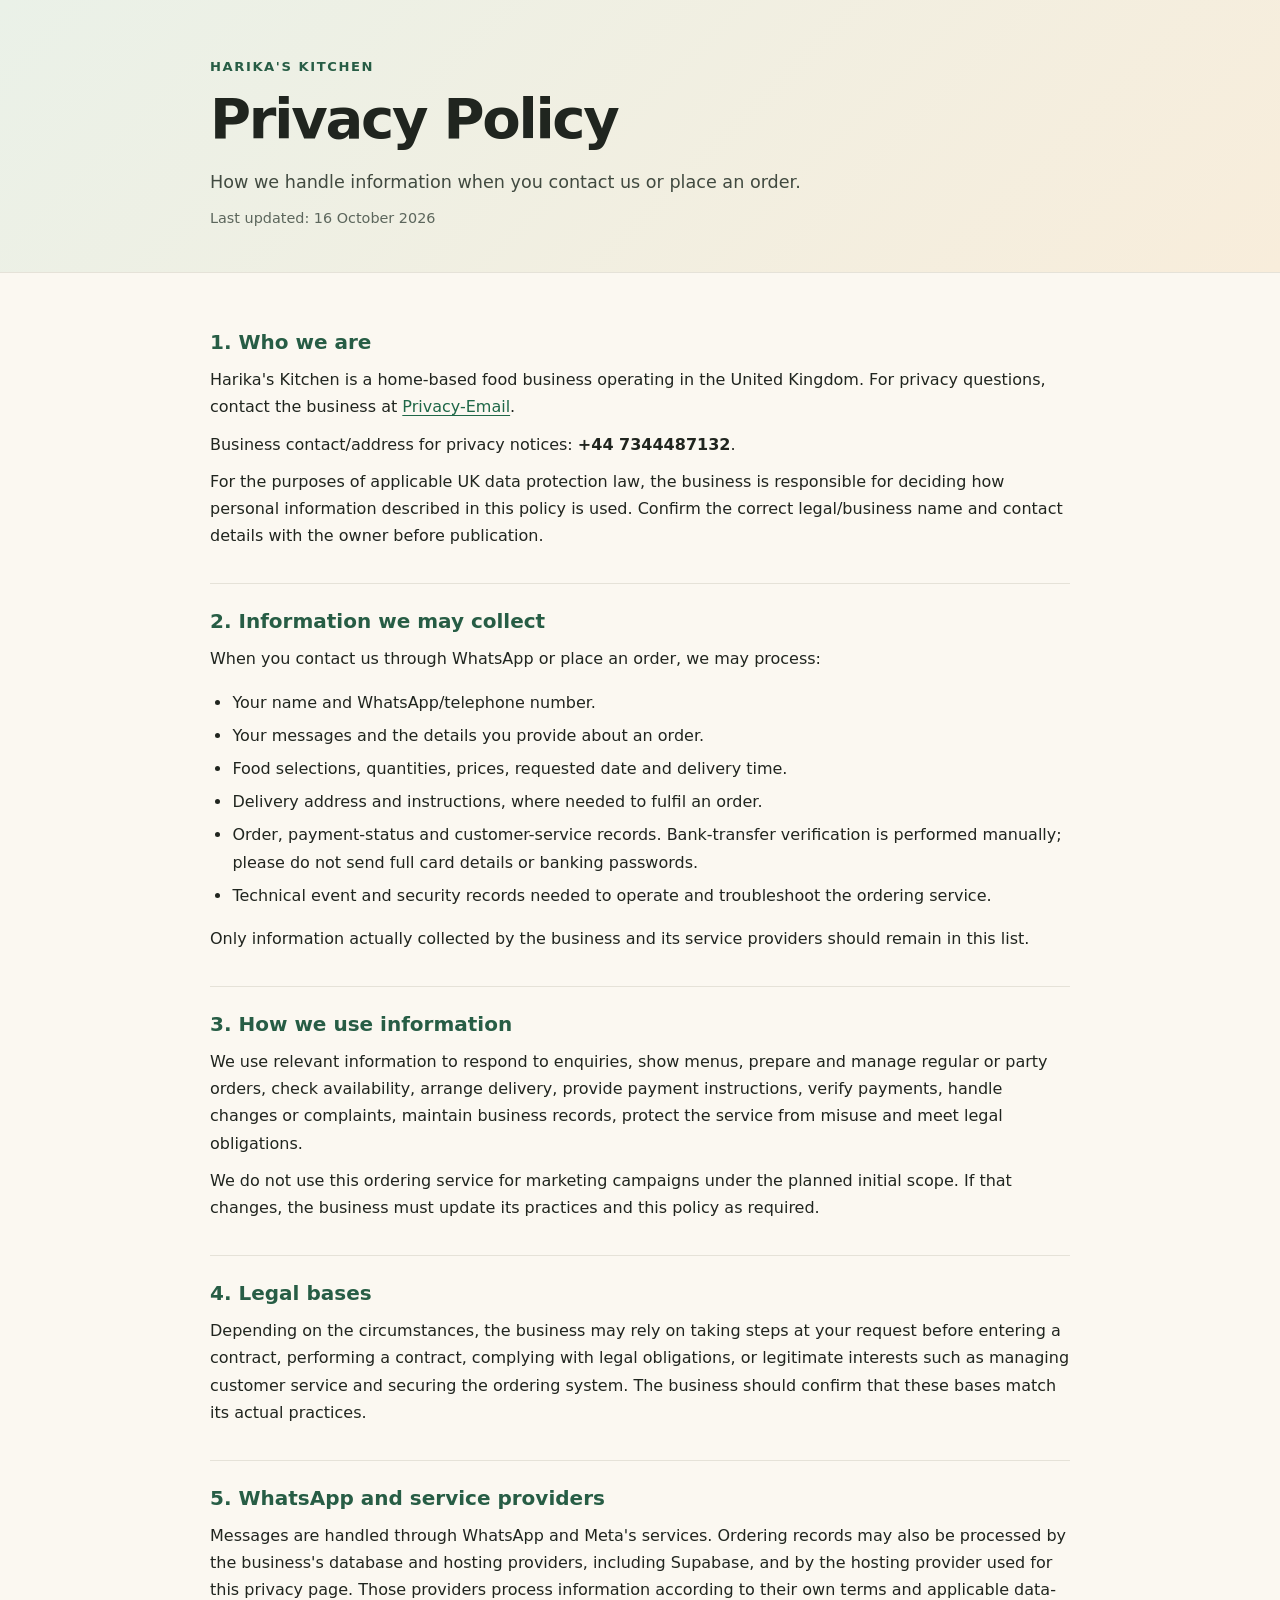
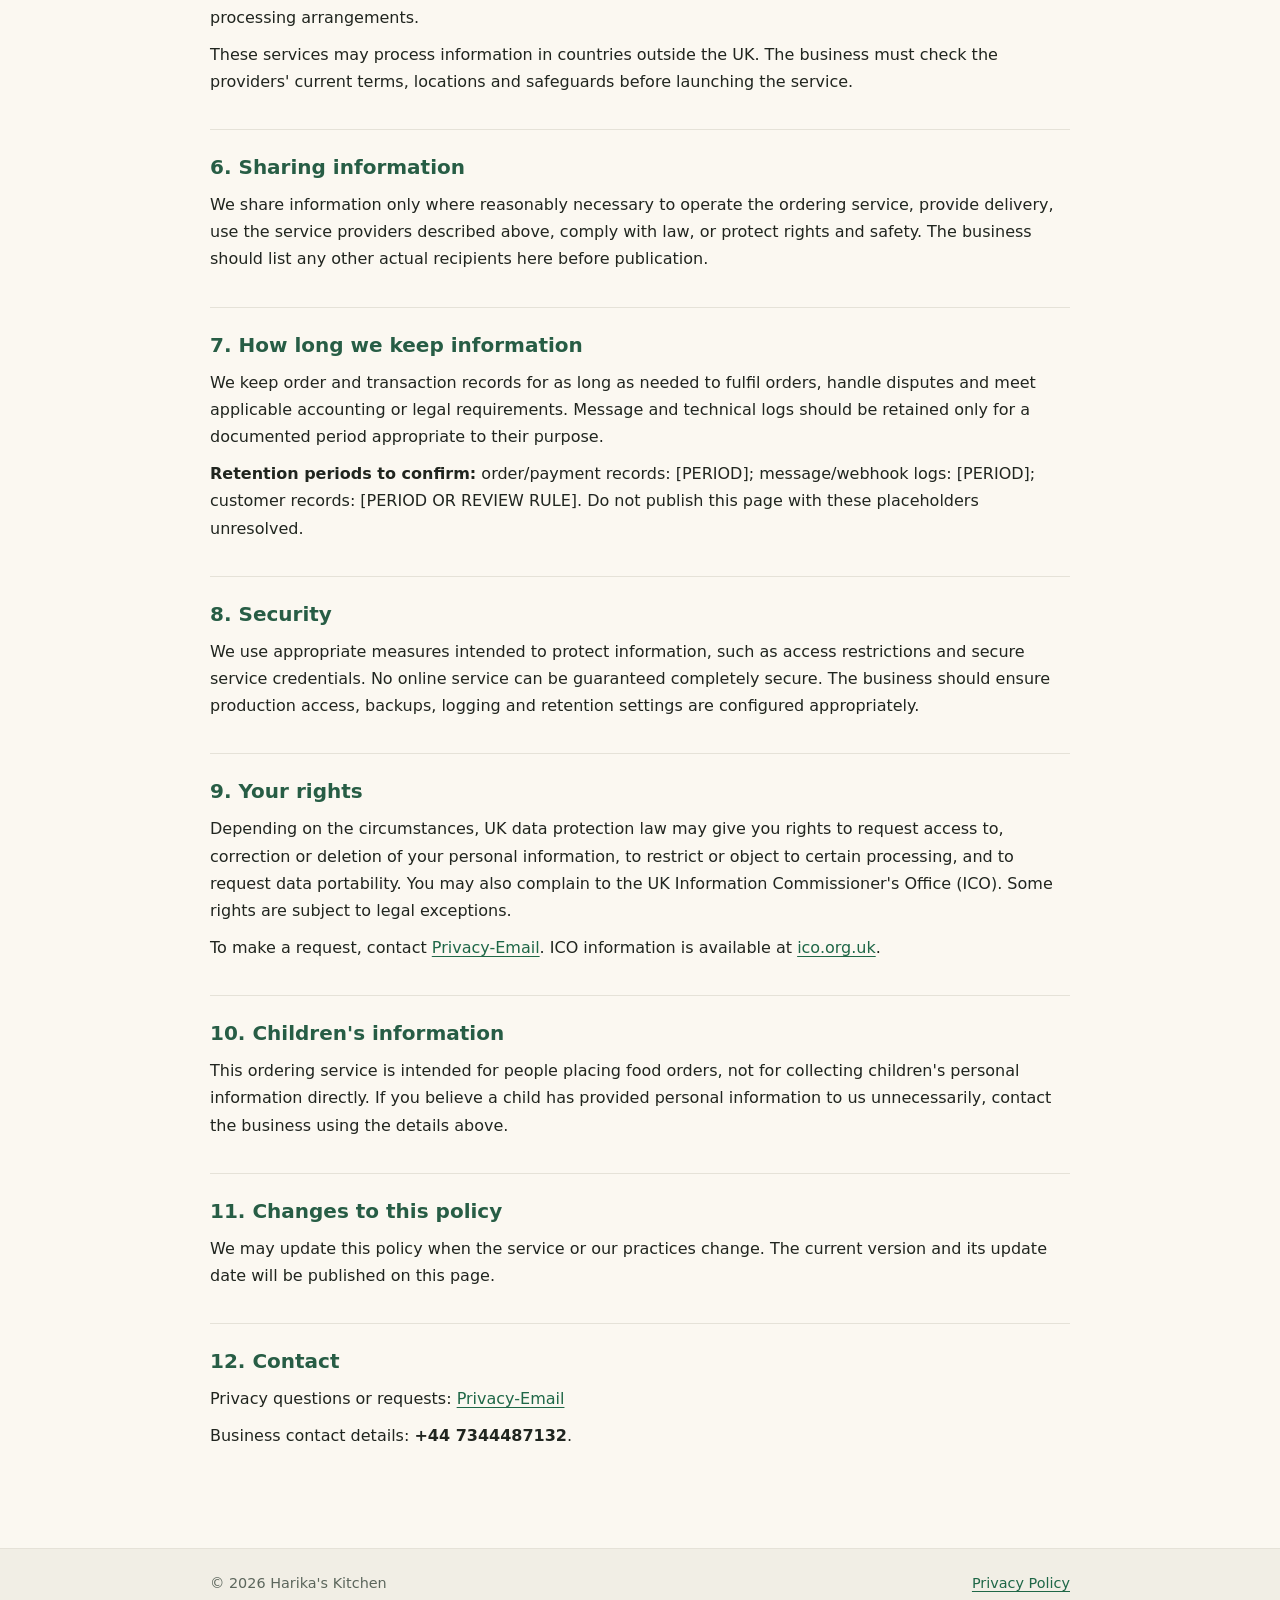
<file: index.html>
<!doctype html>
<html lang="en-GB">
  <head>
    <meta charset="utf-8" />
    <meta name="viewport" content="width=device-width, initial-scale=1" />
    <meta
      name="description"
      content="Privacy information for Harika's Kitchen WhatsApp ordering service."
    />
    <title>Privacy Policy | Harika's Kitchen</title>
    <link rel="stylesheet" href="styles.css" />
  </head>
  <body>
    <header class="site-header">
      <div class="wrap">
        <p class="eyebrow">Harika's Kitchen</p>
        <h1>Privacy Policy</h1>
        <p class="intro">
          How we handle information when you contact us or place an order.
        </p>
        <p class="updated">Last updated: 16 October 2026</p>
      </div>
    </header>
    <main class="wrap content">
      <section>
        <h2>1. Who we are</h2>
        <p>
          Harika's Kitchen is a home-based food business operating in the United
          Kingdom. For privacy questions, contact the business at
          <a href="mailto:hhrfoodltd@gmail.com">Privacy-Email</a>.
        </p>
        <p>
          Business contact/address for privacy notices:
          <strong>+44 7344487132</strong>.
        </p>
        <p>
          For the purposes of applicable UK data protection law, the business is
          responsible for deciding how personal information described in this
          policy is used. Confirm the correct legal/business name and contact
          details with the owner before publication.
        </p>
      </section>
      <section>
        <h2>2. Information we may collect</h2>
        <p>
          When you contact us through WhatsApp or place an order, we may
          process:
        </p>
        <ul>
          <li>Your name and WhatsApp/telephone number.</li>
          <li>Your messages and the details you provide about an order.</li>
          <li>
            Food selections, quantities, prices, requested date and delivery
            time.
          </li>
          <li>
            Delivery address and instructions, where needed to fulfil an order.
          </li>
          <li>
            Order, payment-status and customer-service records. Bank-transfer
            verification is performed manually; please do not send full card
            details or banking passwords.
          </li>
          <li>
            Technical event and security records needed to operate and
            troubleshoot the ordering service.
          </li>
        </ul>
        <p>
          Only information actually collected by the business and its service
          providers should remain in this list.
        </p>
      </section>
      <section>
        <h2>3. How we use information</h2>
        <p>
          We use relevant information to respond to enquiries, show menus,
          prepare and manage regular or party orders, check availability,
          arrange delivery, provide payment instructions, verify payments,
          handle changes or complaints, maintain business records, protect the
          service from misuse and meet legal obligations.
        </p>
        <p>
          We do not use this ordering service for marketing campaigns under the
          planned initial scope. If that changes, the business must update its
          practices and this policy as required.
        </p>
      </section>
      <section>
        <h2>4. Legal bases</h2>
        <p>
          Depending on the circumstances, the business may rely on taking steps
          at your request before entering a contract, performing a contract,
          complying with legal obligations, or legitimate interests such as
          managing customer service and securing the ordering system. The
          business should confirm that these bases match its actual practices.
        </p>
      </section>
      <section>
        <h2>5. WhatsApp and service providers</h2>
        <p>
          Messages are handled through WhatsApp and Meta's services. Ordering
          records may also be processed by the business's database and hosting
          providers, including Supabase, and by the hosting provider used for
          this privacy page. Those providers process information according to
          their own terms and applicable data-processing arrangements.
        </p>
        <p>
          These services may process information in countries outside the UK.
          The business must check the providers' current terms, locations and
          safeguards before launching the service.
        </p>
      </section>
      <section>
        <h2>6. Sharing information</h2>
        <p>
          We share information only where reasonably necessary to operate the
          ordering service, provide delivery, use the service providers
          described above, comply with law, or protect rights and safety. The
          business should list any other actual recipients here before
          publication.
        </p>
      </section>
      <section>
        <h2>7. How long we keep information</h2>
        <p>
          We keep order and transaction records for as long as needed to fulfil
          orders, handle disputes and meet applicable accounting or legal
          requirements. Message and technical logs should be retained only for a
          documented period appropriate to their purpose.
        </p>
        <p>
          <strong>Retention periods to confirm:</strong> order/payment records:
          [PERIOD]; message/webhook logs: [PERIOD]; customer records: [PERIOD OR
          REVIEW RULE]. Do not publish this page with these placeholders
          unresolved.
        </p>
      </section>
      <section>
        <h2>8. Security</h2>
        <p>
          We use appropriate measures intended to protect information, such as
          access restrictions and secure service credentials. No online service
          can be guaranteed completely secure. The business should ensure
          production access, backups, logging and retention settings are
          configured appropriately.
        </p>
      </section>
      <section>
        <h2>9. Your rights</h2>
        <p>
          Depending on the circumstances, UK data protection law may give you
          rights to request access to, correction or deletion of your personal
          information, to restrict or object to certain processing, and to
          request data portability. You may also complain to the UK Information
          Commissioner's Office (ICO). Some rights are subject to legal
          exceptions.
        </p>
        <p>
          To make a request, contact
          <a href="mailto:hhrfoodltd@gmail.com">Privacy-Email</a>. ICO
          information is available at
          <a href="https://ico.org.uk/" rel="noopener noreferrer">ico.org.uk</a
          >.
        </p>
      </section>
      <section>
        <h2>10. Children's information</h2>
        <p>
          This ordering service is intended for people placing food orders, not
          for collecting children's personal information directly. If you
          believe a child has provided personal information to us unnecessarily,
          contact the business using the details above.
        </p>
      </section>
      <section>
        <h2>11. Changes to this policy</h2>
        <p>
          We may update this policy when the service or our practices change.
          The current version and its update date will be published on this
          page.
        </p>
      </section>
      <section>
        <h2>12. Contact</h2>
        <p>
          Privacy questions or requests:
          <a href="mailto:hhrfoodltd@gmail.com">Privacy-Email</a>
        </p>
        <p>Business contact details: <strong>+44 7344487132</strong>.</p>
      </section>
    </main>
    <footer class="site-footer">
      <div class="wrap">
        <p>© <span id="year">2026</span> Harika's Kitchen</p>
        <p><a href="./">Privacy Policy</a></p>
      </div>
    </footer>
  </body>
</html>
</file>
<file: styles.css>
* { box-sizing: border-box; }
:root { color-scheme: light; --ink: #20251f; --muted: #5c665c; --green: #275d45; --cream: #fbf8f1; --line: #e5e2d8; --card: #fff; }
html { scroll-behavior: smooth; }
body { margin: 0; background: var(--cream); color: var(--ink); font: 16px/1.7 system-ui, -apple-system, BlinkMacSystemFont, "Segoe UI", sans-serif; }
.wrap { width: min(860px, calc(100% - 36px)); margin-inline: auto; }
.site-header { padding: 56px 0 42px; background: linear-gradient(135deg, #eaf1e8, #f8eddb); border-bottom: 1px solid var(--line); }
.eyebrow { margin: 0 0 10px; color: var(--green); font-size: .82rem; font-weight: 800; letter-spacing: .12em; text-transform: uppercase; }
h1 { margin: 0; font-size: clamp(2.1rem, 6vw, 3.5rem); line-height: 1.1; letter-spacing: -.04em; }
.intro { max-width: 620px; margin: 18px 0 8px; color: #414a40; font-size: 1.1rem; }
.updated { margin: 0; color: var(--muted); font-size: .9rem; }
.content { padding-block: 32px 64px; }
.notice { margin-bottom: 28px; padding: 16px 18px; border: 1px solid #dfc78c; border-radius: 12px; background: #fff8e6; }
section { padding: 24px 0; border-bottom: 1px solid var(--line); }
section:last-child { border-bottom: 0; }
h2 { margin: 0 0 10px; color: var(--green); font-size: 1.25rem; line-height: 1.35; }
p { margin: 10px 0; }
ul { padding-left: 1.4rem; }
li { margin: 6px 0; }
a { color: #1f6747; text-underline-offset: 3px; overflow-wrap: anywhere; }
.site-footer { padding: 22px 0; border-top: 1px solid var(--line); background: #f1eee5; color: var(--muted); font-size: .9rem; }
.site-footer .wrap { display: flex; justify-content: space-between; gap: 16px; flex-wrap: wrap; }
.site-footer p { margin: 0; }
@media (max-width: 520px) { .site-header { padding: 40px 0 32px; } .content { padding-top: 20px; } }
</file>
